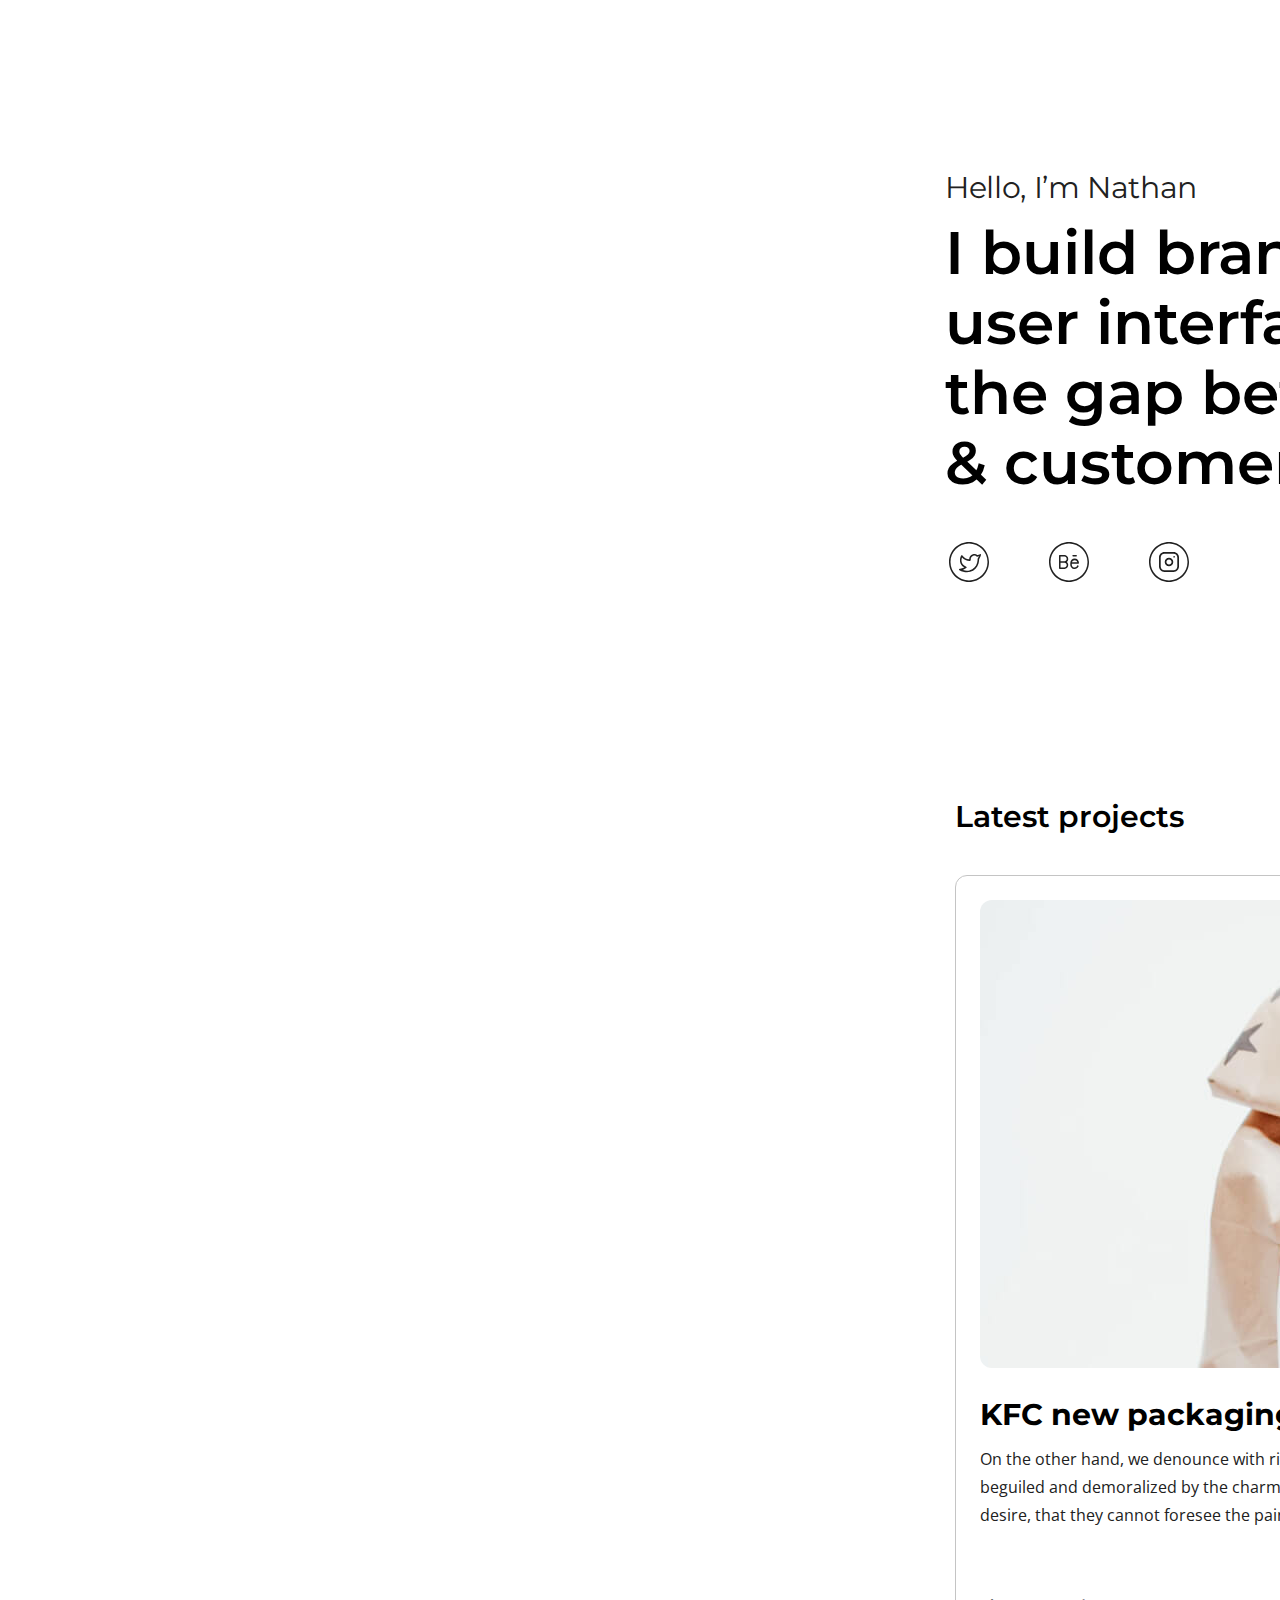
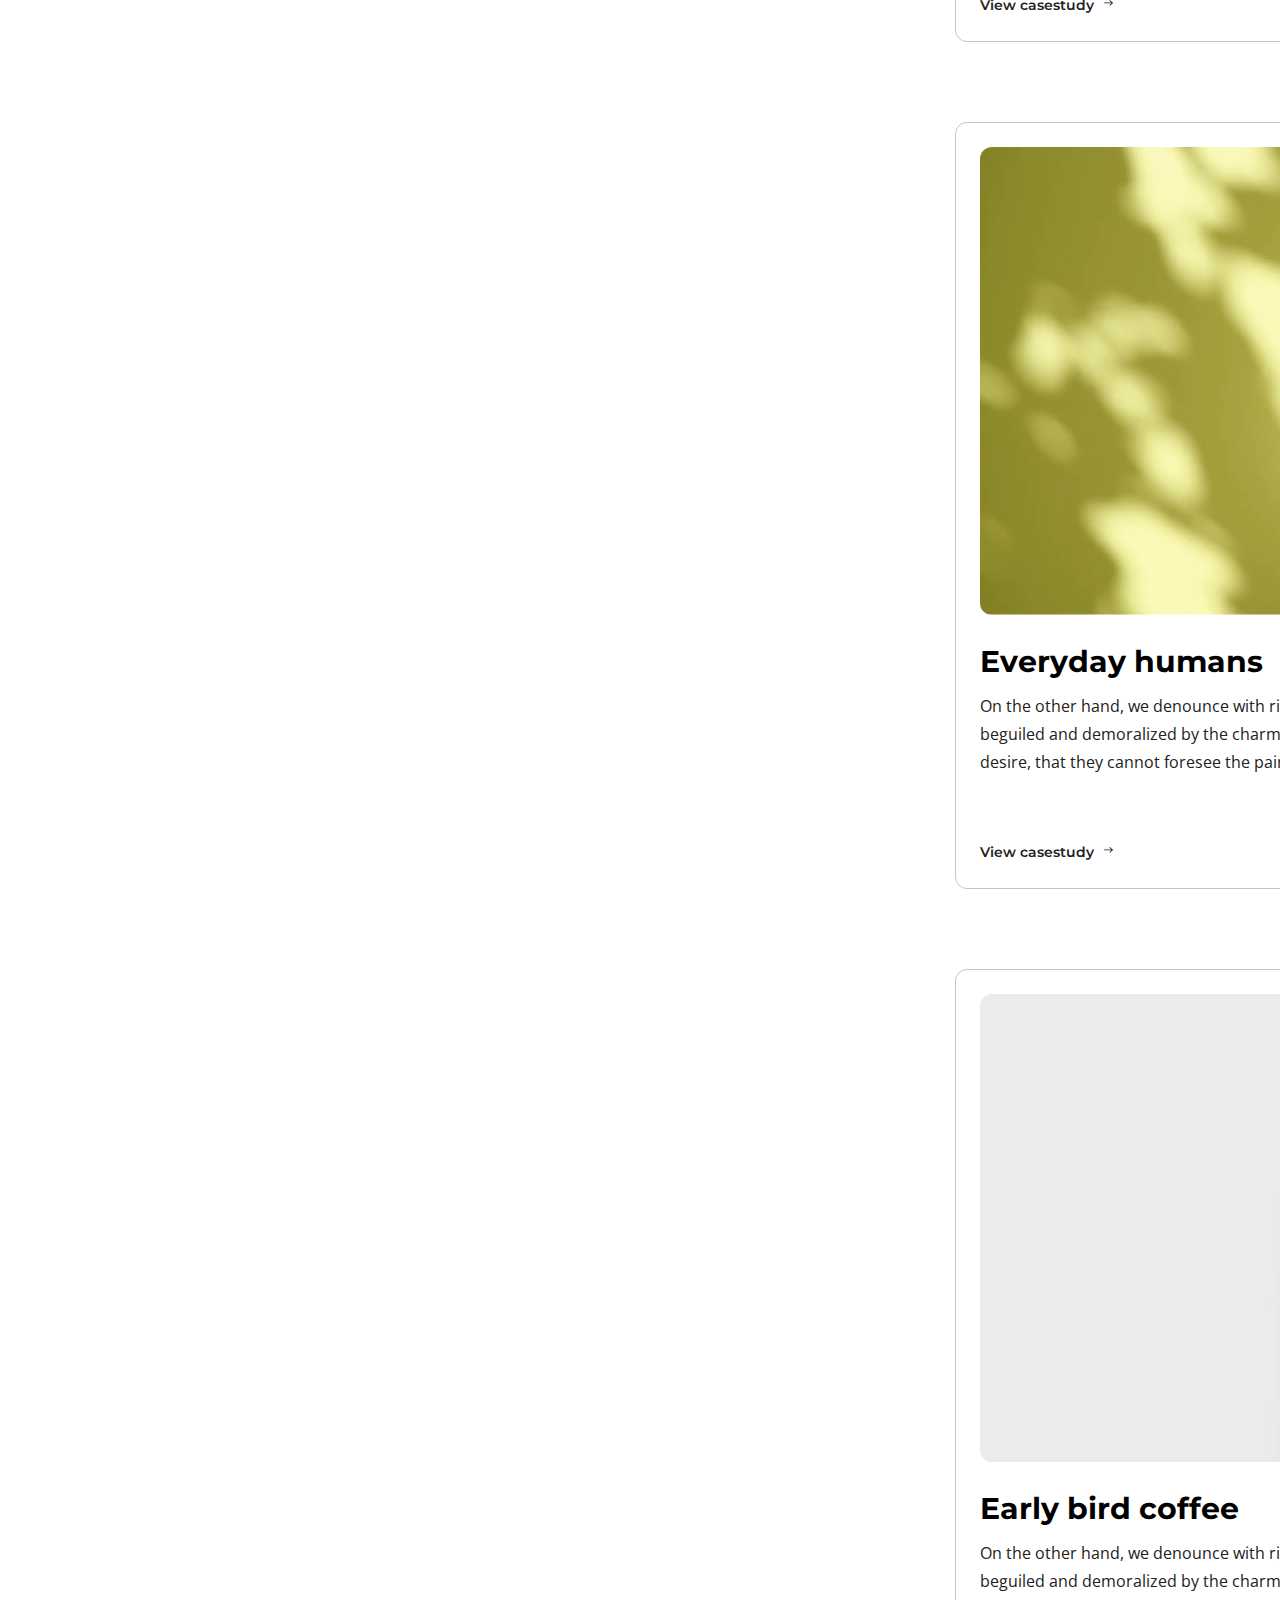
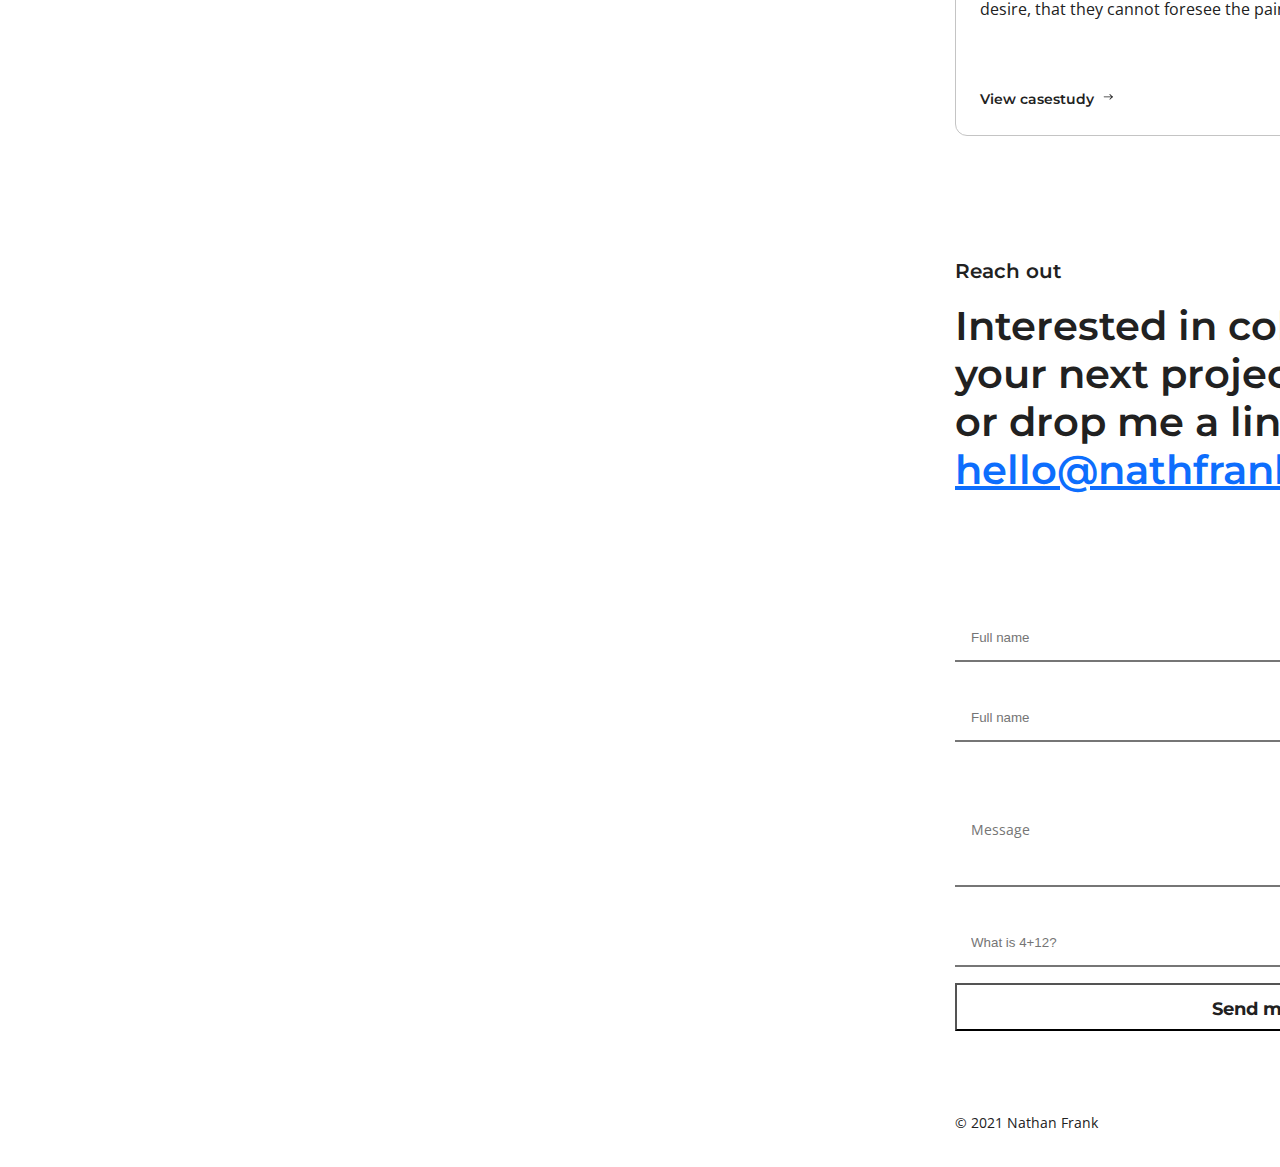
<file: index.html>
<!DOCTYPE html>
<html lang="en">
<head>
    <meta charset="UTF-8">
    <meta name="viewport" content="width=device-width, initial-scale=1.0">
    <title>Portfolio</title>
    <script src="assets/js/script.js"></script>
    <link rel="stylesheet" href="assets/css/main.css">
    <link rel="preconnect" href="https://fonts.googleapis.com">
    <link rel="preconnect" href="https://fonts.gstatic.com" crossorigin>
    <link href="https://fonts.googleapis.com/css2?family=Montserrat:wght@600;700&display=swap" rel="stylesheet">
    <link href="https://fonts.googleapis.com/css2?family=Montserrat:wght@400;700&display=swap" rel="stylesheet">
    <link href="https://fonts.googleapis.com/css2?family=Montserrat:wght@700;700&display=swap" rel="stylesheet">
    <link href="https://fonts.googleapis.com/css2?family=Montserrat&family=Open+Sans&display=swap" rel="stylesheet">


</head>
<body>
    <div class="container">
        <div class="class-first">
            <p class="first-paragraph">Hello, I’m Nathan</p>
            <div class="class-first-1">
                <p class="second-paragraph">I build brand identities and user interfaces to bridge the gap between products & customers.</p>
                <div class="icons">
                    <img class= "icon1" src="assets/img/Twitter.svg">
                    <img class= "icon2" src="assets/img/Behance.svg">
                    <img class= "icon3" src="assets/img/Instagram.svg">
                </div>
            </div>
            
        </div>

    <div class="container2">
    
    <div class="class-second">
        <h3>Latest projects</h3>
        <div class="box1">
            <div class="box1-a">
                <img class="image-kfc" src="assets/img/Image1.jpg" alt="">
            <div class="text">
                <h2>KFC new packaging</h2>
                <p class="third-paragraph">On the other hand, we denounce with righteous indignation and dislike men who are so beguiled and demoralized by the charms of pleasure of the moment, so blinded by desire, that they cannot foresee the pain a…</p>
                <div class="div">
                     <a href="#" class="btn">View casestudy</a>
                    <img class="kfc-icon" src="assets/img/Icon.svg">
                </div>
               
            </div>
            
            </div>
        </div>


    </div>



    <div class="class-second">
        <div class="box1">
            <div class="box1-a">
                <img class="image-kfc" src="assets/img/Image.jpg" alt="">
            <div class="text">
                <h2>Everyday humans</h2>
                <p class="third-paragraph">On the other hand, we denounce with righteous indignation and dislike men who are so beguiled and demoralized by the charms of pleasure of the moment, so blinded by desire, that they cannot foresee the pain a…</p>
                <div class="div">
                     <a href="#" class="btn">View casestudy</a>
                    <img class="kfc-icon" src="assets/img/Icon.svg">
                </div>
               
            </div>
            
            </div>
        </div>
    </div>






    <div class="class-second">
        <div class="box1">
            <div class="box1-a">
                <img class="image-kfc" src="assets/img/Image2.jpg" alt="">
            <div class="text">
                <h2>Early bird coffee</h2>
                <p class="third-paragraph">On the other hand, we denounce with righteous indignation and dislike men who are so beguiled and demoralized by the charms of pleasure of the moment, so blinded by desire, that they cannot foresee the pain a…</p>
                <div class="div">
                     <a href="#" class="btn">View casestudy</a>
                    <img class="kfc-icon" src="assets/img/Icon.svg">
                </div>
               
            </div>
            
            </div>
        </div>
    </div>
</div>


   <div class="contact">

      <div class="text-1">
              <h4>Reach out</h4>
              <p class="contact-p">Interested in collaborating on your next project? fill the form or drop me a line at <a href="#"  class="btn-1">hello@nathfrank.com</a> </p>
              

      </div>

      <div class="form">
        
        <input type="text" class="fname" name="fname" placeholder="Full name"><br>
        <input type="text" class="fname2" name="fname" placeholder="Full name"><br>
        <input type="text" class="message" name="message" placeholder="Message"><br>
        <input type="text" class="question" name="question" placeholder="What is 4+12?"><br>
        <input type="submit" class="submit" value="Send message">

      </div>

   </div>

    <div class="footer">
            <h5>© 2021 Nathan Frank</h5>
    </div>





    </div>
</body>
</html>
</file>
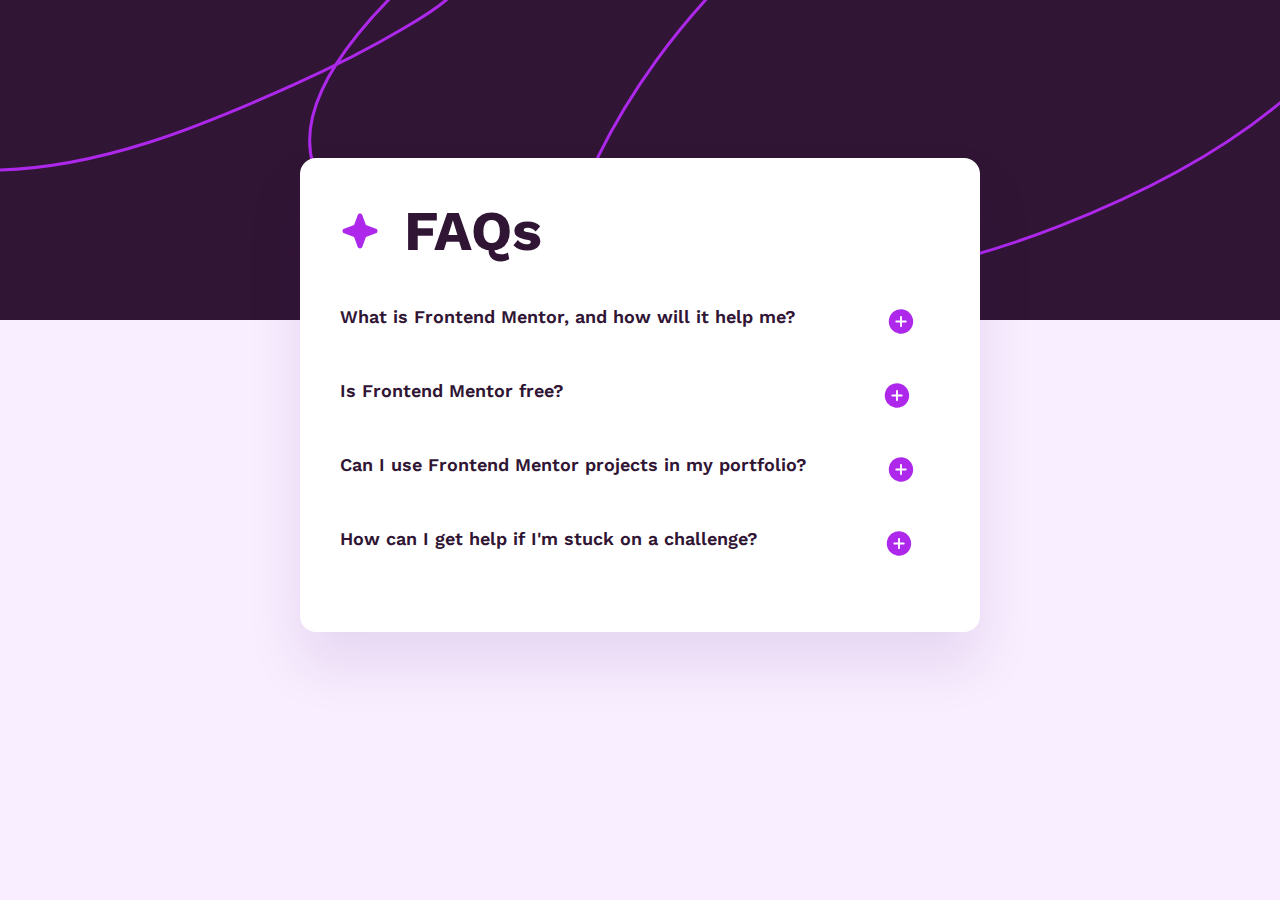
<file: faq.html>
<!DOCTYPE html>
<html lang="en">
<head>
    <meta charset="UTF-8">
    <meta name="viewport" content="width=device-width, initial-scale=1.0">
    <title>FAQs</title>
    <link rel="stylesheet" href="assets/css/faq.css">
    <link rel="preconnect" href="https://fonts.googleapis.com">
    <link rel="preconnect" href="https://fonts.gstatic.com" crossorigin>
    <link href="https://fonts.googleapis.com/css2?family=Work+Sans:wght@700&display=swap" rel="stylesheet">
    <link href="https://fonts.googleapis.com/css2?family=Work+Sans:wght@600&display=swap" rel="stylesheet">
    <link href="https://fonts.googleapis.com/css2?family=Work+Sans:wght@400&display=swap" rel="stylesheet">


</head>
<body>
    <div class="myDiv">
        <div class="container">

            <div class="baslik">
                <img class="icon1" src="assets/img/faq.svg"><h1>FAQs</h1> 
            </div>
    
            <div class="hero">
    
                <div class="question">
                    <h3><button class="firstsoru" onclick="cevaplariGetir(1)">What is Frontend Mentor, and how will it help me?<img class="icon2" src="assets/img/faq-2.svg"></button></h3>                
                    <div id="answer1" class="cevap">Frontend Mentor offers realistic coding challenges to help developers improve their frontend coding skills with projects in HTML, CSS, and JavaScript. It’s suitable for all levels and ideal for portfolio building.</div>
                </div>
            
                <div class="question">        
                    <h3><button class="firstsoru" onclick="cevaplariGetir(2)">Is Frontend Mentor free?<img class="icon3" src="assets/img/faq-2.svg"></button> </h3>
                    <div id="answer2" class="cevap">Lorem ipsum dolor sit amet consectetur adipisicing elit. Enim a autem nihil neque voluptatem odit eligendi, hic maiores impedit molestias?</div>
                </div>
            
                <div class="question">
                    <h3><button class="firstsoru" onclick="cevaplariGetir(3)">Can I use Frontend Mentor projects in my portfolio?<img class="icon4" src="assets/img/faq-2.svg"></button></h3>               
                    <div id="answer3" class="cevap">Lorem ipsum dolor sit amet consectetur adipisicing elit. Pariatur, eligendi.</div>
                </div>
            
                <div class="question">
                    <h3><button class="firstsoru" onclick="cevaplariGetir(4)">How can I get help if I'm stuck on a challenge?<img class="icon5" src="assets/img/faq-2.svg"></button></h3>              
                    <div id="answer4" class="cevap">Lorem ipsum dolor sit, amet consectetur adipisicing elit. Molestias nihil natus tempore eum rerum cum impedit dolore laborum, maxime illo.</div>
                </div>
    
            </div>
        </div>
    </div>
   
    <script src="assets/js/script.js"></script>
    
</body>
</html>
</file>
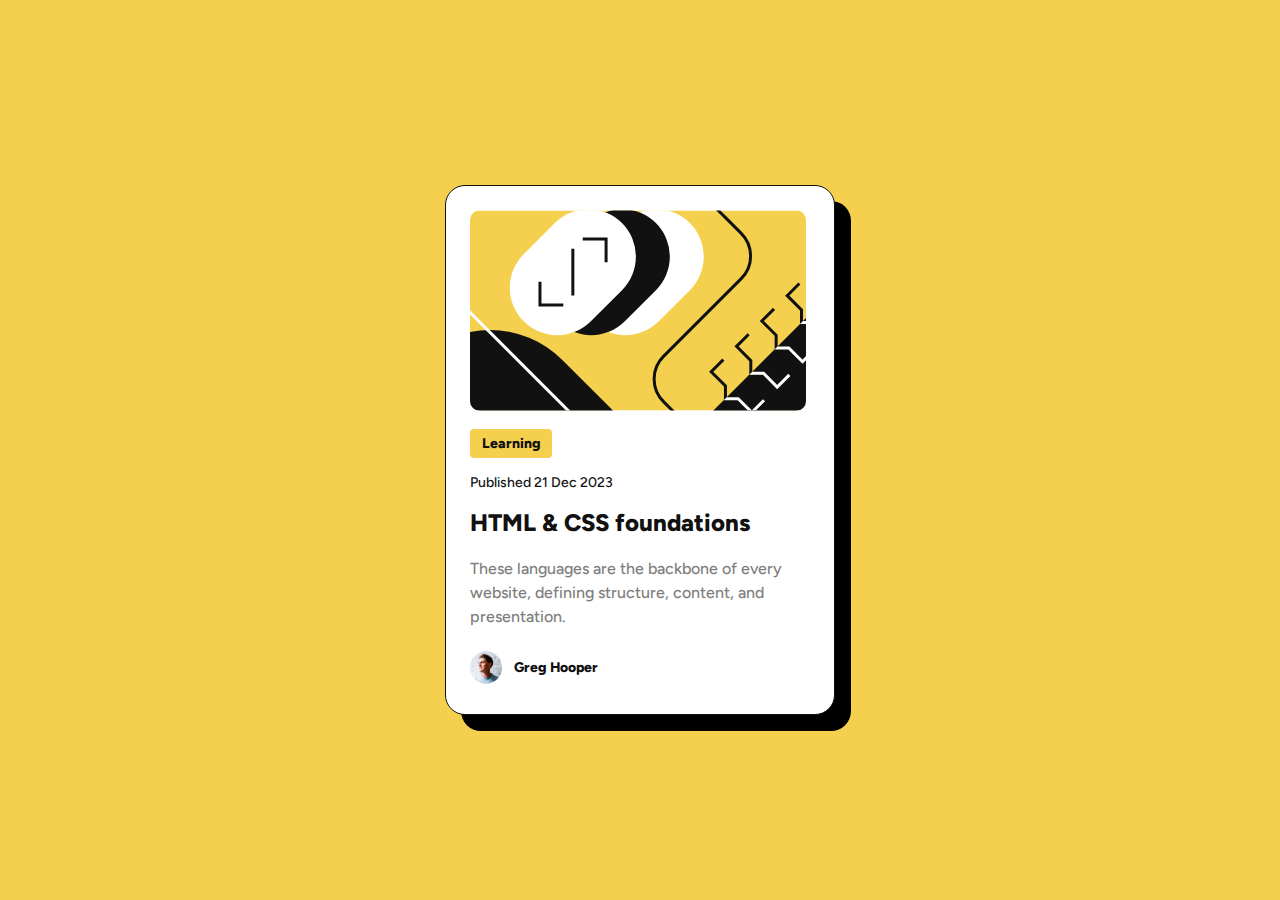
<file: mentor.html>
<!DOCTYPE html>
<html lang="en">
<head>
    <meta charset="UTF-8">
    <meta name="viewport" content="width=device-width, initial-scale=1.0">
    <title>Preview Card</title>
    <link rel="stylesheet" href="assets/css/mentor.css">
    <link rel="preconnect" href="https://fonts.googleapis.com">
    <link rel="preconnect" href="https://fonts.gstatic.com" crossorigin>
    <link href="https://fonts.googleapis.com/css2?family=Figtree:wght@800&display=swap" rel="stylesheet">
    <link href="https://fonts.googleapis.com/css2?family=Figtree:wght@500;800&display=swap" rel="stylesheet">

</head>
<body>
    <div class="container">
        <div class="hero">
            <img class="mentor-img
            "src="assets/img/illustration-article.svg" alt="">
        </div>
        <div class="text">
            <div class="learning">
                <h3>Learning</h3>
                <p class="p1">Published 21 Dec 2023</p>
                   <h1>HTML & CSS foundations </h1>
                <p class="p2">These languages are the backbone of every website, defining structure, content, and presentation.</p>
            </div>
        </div>

        <div class="footer">
           
            <img src="assets/img/userpic.svg"><h2>Greg Hooper</h2>
        </div>


    </div>
    
</body>
</html>
</file>
<file: assets/css/main.css>
* {
    padding: 0;
    margin: 0;
    box-sizing: border-box;
    
}

.container{
    margin-left: 790px;
    width: 1440px;
    height: 657px;

}

.class-first{
    margin-top: 169px;
    margin-left: 155px;
    margin-right: 411px;
    margin-bottom: 208px;
}
.first-paragraph{
    color: var(--Black-800, #212121);
    font-feature-settings: 'clig' off, 'liga' off;
    /* H4/30px/Regular */
    font-family: Montserrat;
    font-size: 30px;
    font-style: normal;
    font-weight: 400;
    line-height: 37px; /* 123.333% */
    letter-spacing: -0.35px;
    margin-bottom: 12px;
}
.class-first-1{
        width: 100%;
        height: auto;
}
.second-paragraph{
    font-family: Montserrat;
    font-size: 60px;
    font-style: normal;
    font-weight: 600;
    line-height: 70px; 
}
.icons{
    height: auto;
    width: auto;
    margin-top: 40px;
}
.icon1{
    margin-right: 16px;
}
.icon2{
    margin-left: 32px;
    margin-right: 32px;
}
.icon3{
    margin-left: 16px;
}

/*ikinci kutu*/
.class-second{
    margin-top: 80px;
    margin-bottom: 80px;
    margin-left: 165px;
    margin-right: 165px;

}
.box1{
    border:1px solid var(--Black-400, #C4C4C4);
    border-radius: 12px;
}
.box1-a{
    margin: 24px;

}
.image-kfc{
    border-radius: 12px;
    margin-bottom: 24px;
}
h3{
    font-family: Montserrat;
    font-size: 30px;
    font-style: normal;
    font-weight: 600;
    line-height: 37px; 
    margin-bottom: 40px;
}
h2{
   font-family: Montserrat;
   font-size: 30px;
   font-style: normal;
   font-weight: 700;
   line-height: 37px; 
   margin-bottom: 12px;
}
.text{
    margin-right: 393px;
}
.third-paragraph{
    color: var(--Black-800, #212121);
    font-feature-settings: 'clig' off, 'liga' off;
    font-family: Open Sans;
    font-size: 16px;
    font-style: normal;
    font-weight: 400;
    line-height: 28px;
    margin-bottom: 64px;
}
.btn{
    color: var(--Black-800, #212121);
    font-feature-settings: 'clig' off, 'liga' off;
    font-family: Montserrat;
    font-size: 14px;
    font-style: normal;
    font-weight: 600;
    line-height: 24px;
    text-decoration: none;
    margin-right: 3px;
    margin-bottom: 9px;
}
.text-1{
    width: 100%;
    height: auto;
    margin-top: 120px;
    margin-bottom: 80px;
    margin-left: 165px;
    margin-right: 802px;
}
h4{
    color: var(--Black-800, #212121);
    font-feature-settings: 'clig' off, 'liga' off;
    font-family: Montserrat;
    font-size: 20px;
    font-style: normal;
    font-weight: 600;
    line-height: 30px;
    margin-bottom: 16px;
}
.contact-p{
    color: var(--Black-800, #212121);
    font-feature-settings: 'clig' off, 'liga' off;
    /* H3/40px/Medium */
    font-family: Montserrat;
    font-size: 40px;
    font-style: normal;
    font-weight: 600;
    line-height: 48px;
    margin-right: 800px;
    margin-top: 16px;
}
.btn-1{
    color: var(--solid-blue-500-base, #0D6EFD);
    font-feature-settings: 'clig' off, 'liga' off;
    /* H3/40px/Medium */
    font-family: Montserrat;
    font-size: 40px;
    font-style: normal;
    font-weight: 600;
    line-height: 48px;
}
.form{
    width: 100%;
    height: auto;
    margin-top: 120px;
    margin-bottom: 80px;
    margin-left: 165px;
    margin-right: 802px;
}
.fname{
    height:48px;
    width: 650px;
    margin-bottom: 16px;
    padding-left: 16px;
    padding-right: 365px;
    padding-top: 12px;
    padding-bottom: 12px;
    border-left-style: none;
    border-right-style: none;
    border-top-style: none;

}
.fname2{
    height: 48px;
    width: 650px;
    margin: 16px 0px;
    padding-left: 16px;
    padding-right: 365px;
    padding-top: 12px;
    padding-bottom: 12px;
    border-left-style: none;
    border-right-style: none;
    border-top-style: none;

    
}
.message{
    height: 113px;
    padding: 16px;
    width: 650px;
    margin: 16px 0px;
    color: var(--black-500-gray, #807E7E);
    font-feature-settings: 'clig' off, 'liga' off;
    /* Caption/14px/Regular */
    font-family: Open Sans;
    font-size: 14px;
    font-style: normal;
    font-weight: 400;
    line-height: 24px;
    border-left-style: none;
    border-right-style: none;
    border-top-style: none;

}
.question{
    height: 48px;
    width: 650px;
    margin: 16px 0px;
    padding-left: 16px;
    padding-right: 339px;
    padding-top: 12px;
    padding-bottom: 12px;
    /* border-color:#807E7E; */
    border-left-style: none;
    border-right-style: none;
    border-top-style: none;

}
.submit{
    height: 48px;
    padding: 8px 47px;
    width: 650px;
    color: var(--Black-800, #212121);
    text-align: center;
    font-feature-settings: 'clig' off, 'liga' off;
    /* Button/Large */
    font-family: Montserrat;
    font-size: 18px;
    font-style: normal;
    font-weight: 700;
    line-height: 32px;
    background: var(--Neutral-White, #FFF);

}
h5{
    padding-left: 165px;
    padding-right:1122 px;
    padding-bottom: 32px;
    color: var(--Black-800, #212121);
    font-feature-settings: 'clig' off, 'liga' off;
    font-family: Open Sans;
    font-size: 14px;
    font-style: normal;
    font-weight: 400;
    line-height: 24px; /* 171.429% */
}
</file>
<file: assets/css/faq.css>
*{
    margin: 0px;
    padding: 0px;


}
body{
    background: var(--Light-Pink, #F8EEFF);
    margin: 0;
    height: 100vh; /* Ekran yüksekliği kadar ayarla */
    align-items: center; /* Dikey ortala */
    justify-content: center;


}
.myDiv{
    background-image: url("../img/faq-desktop.svg");
    height: 320px;
    display: flex;
    justify-content: center;
    align-items: center;
    


}
.container{
    width: 600px;
    padding: 40px;
    border-radius: 16px;
    background: var(--White, #FFF);
    box-shadow: 0px 32px 56px 0px rgba(80, 0, 118, 0.10);
    justify-content: center;
    align-items: center;
    margin-top: 470px;
}
.baslik{
    display: flex;
    margin-bottom: 32px;
    width: 520px;
}
h1{
    color: var(--Dark-Purple, #301534);
    font-family: Work Sans;
    font-size: 56px;
    font-style: normal;
    font-weight: 700;
    line-height: normal;
}
.icon1{
    margin-right: 24px;
}
h3{
   display: flex;
}
.icon2{
   margin-left: 90px;
   float: right;
}
.icon3{
margin-left: 318px;
float: right;


}
.icon4{
    margin-left: 79px;
   float: right;

 }
 .icon5{
    margin-left: 126px;
   float: right;

 }

.firstsoru{
    background-color: #FFF;
    height: 50px;
    color: var(--Dark-Purple, #301534);
    font-family: Work Sans;
    font-size: 18px;
    font-style: normal;
    font-weight: 600;
    line-height: normal;
    border-style: none;
}

.firstsoru:hover{
    color: var(--Pink, #AD28EB);
}
.cevap {
    display: none;
    
}
.question{
    margin-top: 24px;
    margin-bottom: 24px;
}
#answer1{
    color: var(--Pale-Purple, #8B6990);
    font-family: Work Sans;
    font-size: 16px;
    font-style: normal;
    font-weight: 400;
    line-height: 150%; /* 24px */
    margin-top: 24px;
}
#answer2{
    color: var(--Pale-Purple, #8B6990);
    font-family: Work Sans;
    font-size: 16px;
    font-style: normal;
    font-weight: 400;
    line-height: 150%; /* 24px */
    margin-top: 24px;
}
#answer3{
    color: var(--Pale-Purple, #8B6990);
    font-family: Work Sans;
    font-size: 16px;
    font-style: normal;
    font-weight: 400;
    line-height: 150%; /* 24px */
    margin-top: 24px;
}
#answer4{
    color: var(--Pale-Purple, #8B6990);
    font-family: Work Sans;
    font-size: 16px;
    font-style: normal;
    font-weight: 400;
    line-height: 150%; /* 24px */
    margin-top: 24px;
}
</file>
<file: assets/css/mentor.css>
body{
    background: var(--Yellow, #F4D04E);
    /*mobile*/
    display: flex;
    align-items: center;
    justify-content: center;
    height: 100vh;
    margin: 0;
 

}
.container{
    background: var(--Pure-White, #FFF);
    width: 340px;
    padding: 24px;
    border: solid 1px black;
    border-radius: 20px;
    border-radius: 20px;
    border: 1px solid var(--Black, #111);
    background: var(--Pure-White, #FFF);
    box-shadow: 16px 16px 0px 0px #000;   
    justify-content: center;
    

}
.mentor-img{
    border-radius: 10px;
}
h3{
    width: 58px;
    padding: 4px 12px;
    border-radius: 4px;
    background: var(--Yellow, #F4D04E);
    color: var(--Black, #111);
    font-family: Figtree;
    font-size: 14px;
    font-style: normal;
    font-weight: 800;
    line-height: 150%; /* 21px */
}
.p1{
    color: var(--Black, #111);
    font-family: Figtree;
    font-size: 14px;
    font-style: normal;
    font-weight: 500;
    line-height: 150%; /* 21px */
    margin-top: 12px;
    margin-bottom: 12px;
}
h1{
    color: var(--Black, #111);
    font-family: Figtree;
    font-size: 24px;
    font-style: normal;
    font-weight: 800;
    line-height: 150%; /* 36px */
    margin-top: 12px;
    margin-bottom: 12px; 
} 
h1:hover{
    color: var(--Yellow, #F4D04E);

}
.p2{
    color: var(--Grey, #7F7F7F);

    /* Body M */
    font-family: Figtree;
    font-size: 16px;
    font-style: normal;
    font-weight: 500;
    line-height: 150%; /* 24px */
}
h2{
    margin-left: 12px;
    color: var(--Black, #111);
    font-family: Figtree;
    font-size: 14px;
    font-style: normal;
    font-weight: 800;
    line-height: 150%; /* 21px */
}
.footer{
    display: flex;
}


/*mobil tasarim*/
/* .container{
    display: flex;
    width: 307px;
    padding: 24px;
    flex-direction: column;
    align-items: flex-start;
    gap: 24px;
    border-radius: 20px;
    border: 1px solid var(--Black, #111);
    background: var(--Pure-White, #FFF);
    box-shadow: 8px 8px 0px 0px #000;
} */
</file>
